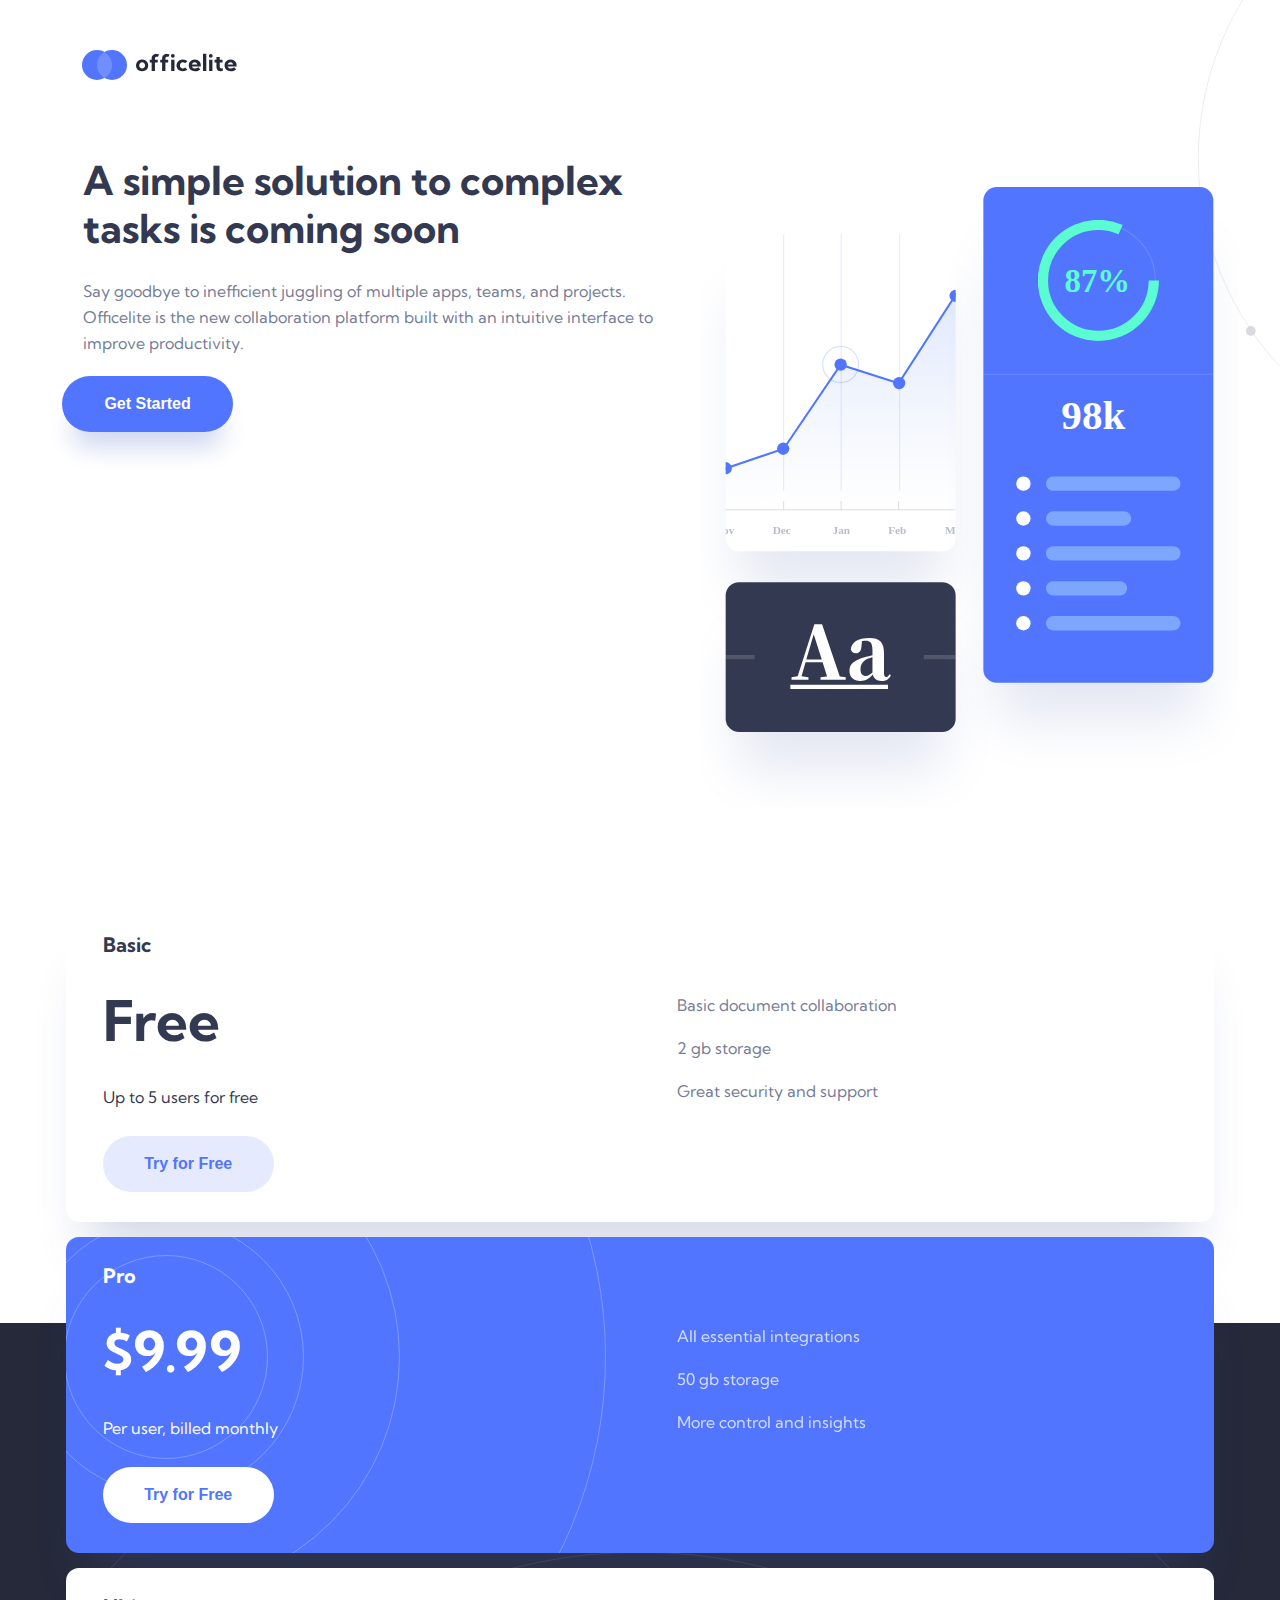
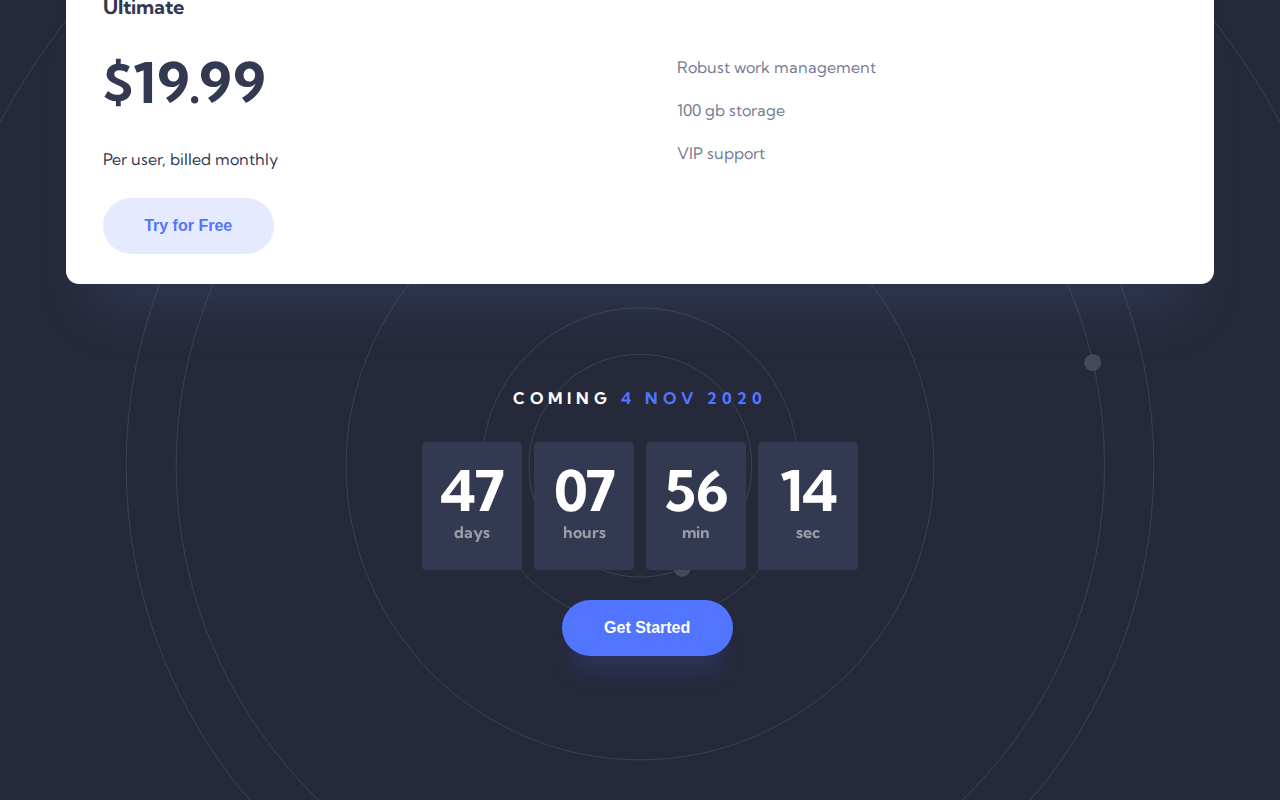
<file: starter-code/index.html>
<!DOCTYPE html>
<html lang="en">
<head>
  <meta charset="UTF-8">
  <meta name="viewport" content="width=device-width, initial-scale=1.0">

  <link rel="icon" type="image/png" sizes="32x32" href="./assets/favicon-32x32.png">
  <link rel="stylesheet" href="css/reset.css">
  <link href="https://fonts.googleapis.com/css2?family=Kumbh+Sans:wght@300;400;700&display=swap" rel="stylesheet"> 
  <link rel="stylesheet" href="css/main.css">
  <script src="app.js"></script>
  
  <title>Frontend Mentor | Officelite coming soon site</title>
</head>
<body class="backGroundMix"> 
  <div class="container">
    <div class="logoSection">
      <a href="index.html"><img class="logoImg" src="assets/shared/logo.svg" alt="Logo"></a>
    </div>
    <div class="heroContent">
    <div class="chartSection">
      <img class="chartImg" src="assets/home/illustration-charts.svg" alt="chart">
    </div>
    <div class="heroSection">
    <h1>A simple solution to complex tasks is coming soon</h1>
    <p class="mainText"> Say goodbye to inefficient juggling of multiple apps, teams, and projects. Officelite is the new collaboration platform built with an intuitive interface to improve productivity.</p>
    <button class="getStarted"><a href="sign-up.html">Get Started</a></button>
  </div>
</div>
  <div class="cardSection">
    <div class="card cardWhite">
      <div class="cardDetails">
      <div class="cardPricingSection">
      <p class="membershipLevel">Basic</p>
      <h2 class="membershipCost">Free</h2>
      <p class="membershipUser">Up to 5 users for free</p>
    </div>
    <div class="cardFeaturesSection">
      <ul>
        <li class="membershipFeature">Basic document collaboration</li>
        <li class="membershipFeature">2 gb storage</li>
        <li class="membershipFeature">Great security and support</li>
      </ul>
    </div>
  </div>
      <button class="tryForFree blueBtn"><a href="sign-up.html">Try for Free</a></button>
    </div>
    <div class="card cardBlue">
      <div class="cardDetails">
        <div class="cardPricingSection">
      <p class="membershipLevel whiteText">Pro</p>
      <h2 class="membershipCost whiteText">$9.99</h2>
      <p class="membershipUser whiteText">Per user, billed monthly</p>
        </div>
        <div class="cardFeaturesSection">
      <ul>
        <li class="membershipFeature membershipFeatureWhite">All essential integrations</li>
        <li class="membershipFeature membershipFeatureWhite">50 gb storage</li>
        <li class="membershipFeature membershipFeatureWhite">More control and insights</li>
      </ul>
      </div>
    </div>
      <button class="tryForFree whiteBtn"><a href="sign-up.html">Try for Free<a></button>
    </div>
    <div class="card cardWhite">
      <div class="cardDetails">
        <div class="cardPricingSection">
      <p class="membershipLevel">Ultimate</p>
      <h2 class="membershipCost">$19.99</h2>
      <p class="membershipUser">Per user, billed monthly</p>
    </div>
      <div class="cardFeaturesSection">
      <ul>
        <li class="membershipFeature">Robust work management</li>
        <li class="membershipFeature">100 gb storage</li>
        <li class="membershipFeature">VIP support</li>
      </ul>
    </div>
  </div>
      <button class="tryForFree blueBtn"><a href="sign-up.html">Try for Free</a></button>
    </div>
  </div>
  <div class="backgroundFooter"></div>
  <div class="timerSection">
    <div class="timerBlock">
      <p class="timerText">Coming <span id="timeTextBold">4 Nov 2020</span></p>
      <div class="timerClock">
        <div class="timerUnit">
          <p class="countdownUnit"> <span id="daysUnit">47</span></p>
            <p class="timeUnit">days</p>
          </div>
        <div class="timerUnit">
          <p class="countdownUnit"> <span id="hoursUnit">07</span></p>
           <p class="timeUnit">hours</p>
          </div>
        <div class="timerUnit">
          <p class="countdownUnit"> <span id="minsUnit">56</span></p>
           <p class="timeUnit">min</p>
          </div>
        <div class="timerUnit">
          <p class="countdownUnit"> <span id="secoundsUnit">14</span></p>
            <p class="timeUnit">sec</p>
          </div>
      </div>
      <!-- still testing to see if it breaks anything moving it out of the div
      <button class="getStarted"><a href="sign-up.html">Get Started</a></button>
      -->
    </div>
    <button class="getStarted footerBtn"><a href="sign-up.html">Get Started</a></button>
  </div>
  </div>
</body>
</html>
</file>
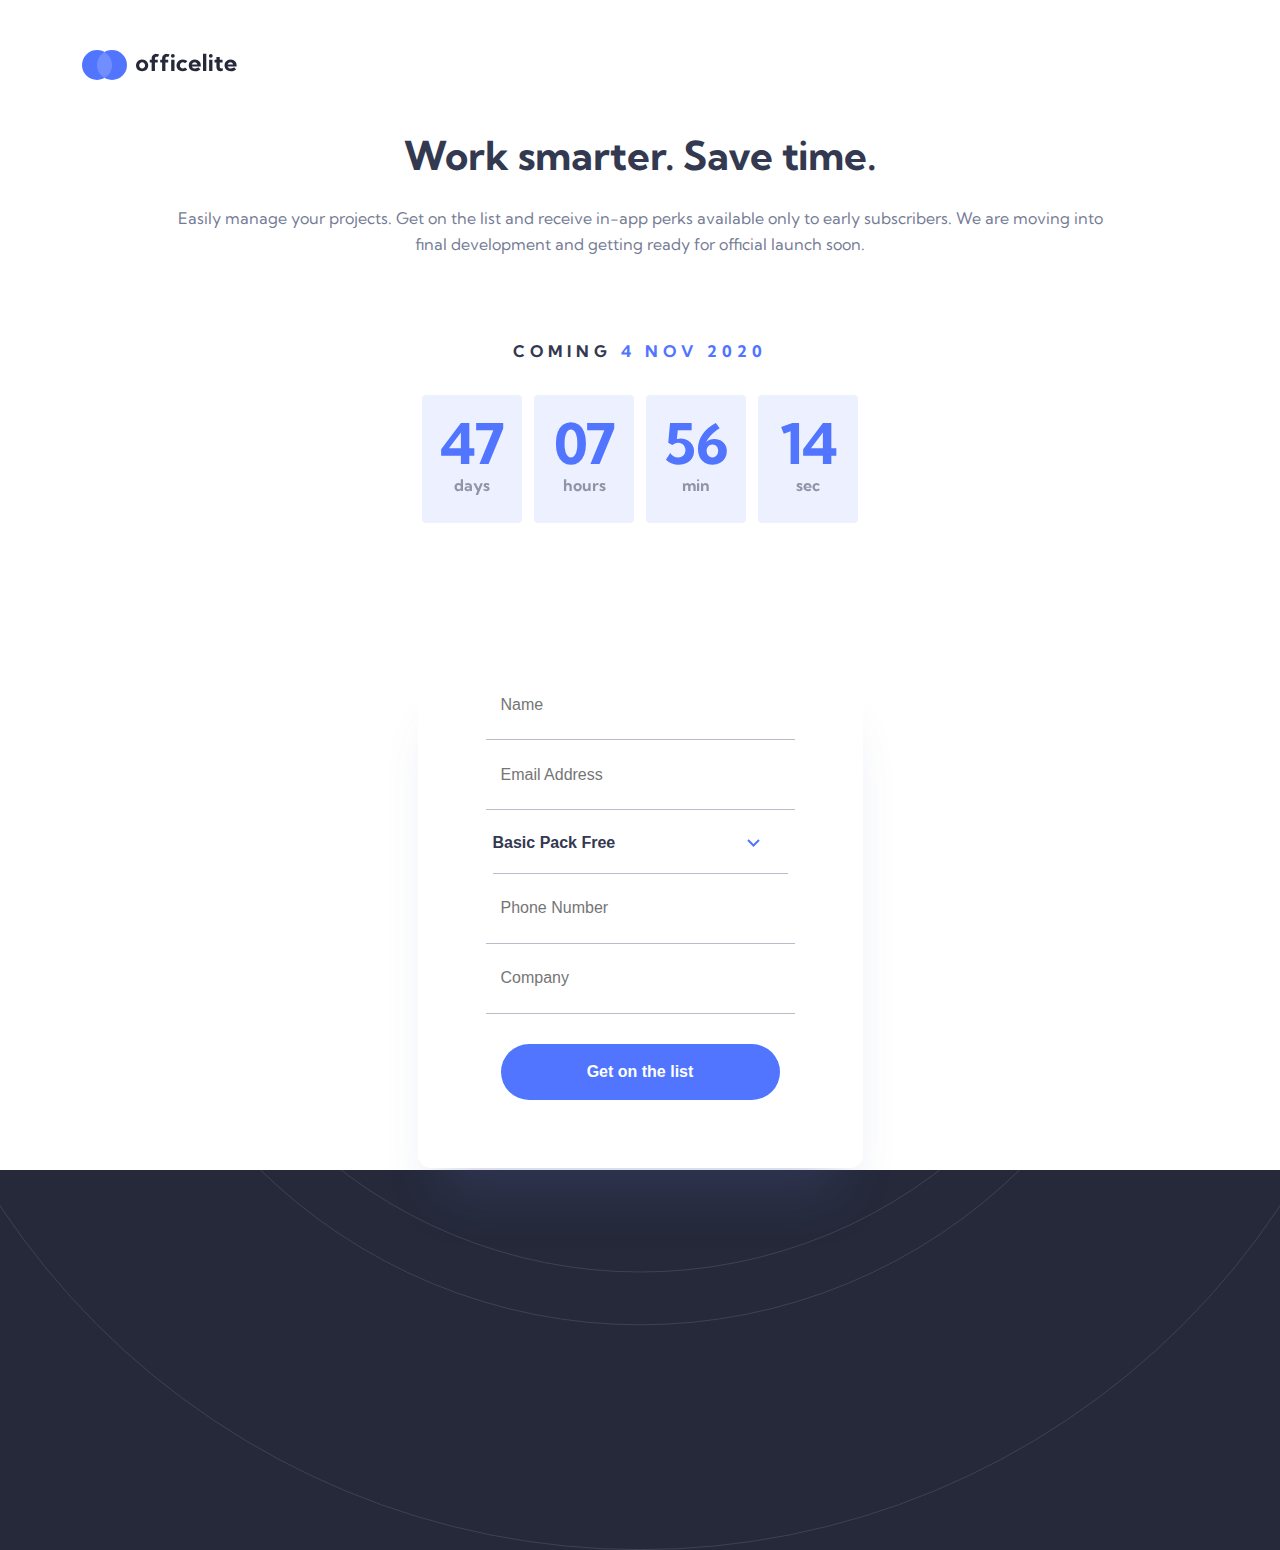
<file: starter-code/sign-up.html>
<!DOCTYPE html>
<html lang="en">
<head>
  <meta charset="UTF-8">
  <meta name="viewport" content="width=device-width, initial-scale=1.0">

  <link rel="icon" type="image/png" sizes="32x32" href="./assets/favicon-32x32.png">
  <link rel="stylesheet" href="css/reset.css">
  <link href="https://fonts.googleapis.com/css2?family=Kumbh+Sans:wght@300;400;700&display=swap" rel="stylesheet"> 
  <link rel="stylesheet" href="css/main.css">
  <script defer src="app.js"></script>

    <title>Frontend Mentor | Officelite coming soon site</title>
</head>
<body class="backGroundMixSignUp">
  <div class="container containerSignUp">
    <div class="informationSection">
    <div class="logoSection logoSectionSignUp">
      <a href="index.html"><img class="logoImg" src="assets/shared/logo.svg" alt="Logo"></a>
    </div>
    <div class="heroSection heroSectionSignUp">
      <h1>Work smarter. Save time.</h1>
      <p class="mainText mainTextSignUp"> Easily manage your projects. Get on the list and receive in-app perks available only to 
      early subscribers. We are moving into final development and getting ready for official launch soon.</p>
    </div>
    <div class="timerSection timerSectionSignUp">
      <div class="timerBlock">
        <p class="timerText timerTextSignUp">Coming <span id="timeTextBold">4 Nov 2020</span></p>
        <div class="timerClock timerClockSignUp">
          <div class="timerUnit timerUnitSignUp">
            <p class="countdownUnit countdownUnitSignUp"> <span id="daysUnit">47</span></p>
              <p class="timeUnit timeUnitSignUp">days</p>
            </div>
          <div class="timerUnit timerUnitSignUp">
            <p class="countdownUnit countdownUnitSignUp"> <span id="hoursUnit">07</span></p>
             <p class="timeUnit timeUnitSignUp">hours</p>
            </div>
          <div class="timerUnit timerUnitSignUp">
            <p class="countdownUnit countdownUnitSignUp"> <span id="minsUnit">56</span></p>
             <p class="timeUnit timeUnitSignUp">min</p>
            </div>
          <div class="timerUnit timerUnitSignUp">
            <p class="countdownUnit countdownUnitSignUp"> <span id="secoundsUnit">14</span></p>
              <p class="timeUnit timeUnitSignUp">sec</p>
            </div>
        </div>
      </div>
    </div>
  </div>
    <div class="formSection">
      <form id="form">
        <div class="formBlock">
          <label for="name"></label>
          <input class="borderBottomForm"  type="text" id="name" name="name" placeholder="Name">
          <i class="emptyInput"></i>
        </div>
        <div class="formBlock">
          <label for="email"></label>
          <input class="borderBottomForm" type="text" id="email" name="email" placeholder="Email Address">
          <i class="emptyInput"></i>
        </div>
        <div class="formBlock"> 
          <label for="package"></label>
          <select  class="dropDown borderBottomForm" name="package" id="package">
            <option value="basic">Basic Pack<span class="packagePrice"> Free</span></option>
            <option value="pro">Pro Pack<span class="packagePrice"> $9.99</span></option>
            <option value="ultimate">Ultimate Pack<span class="packagePrice"> $19.99</span></option>
          </select></div>
        <div class="formBlock">
          <label for="phoneNumber"></label>
        <input class="borderBottomForm" type="text" id="phoneNumber" name="phoneNumber" placeholder="Phone Number">
        <i class="emptyInput"></i>
        </div>
        <div class="formBlock">
          <label for="company"></label>
          <input class="borderBottomForm" type="text" id="company" name="company" placeholder="Company">
          <i class="emptyInput"></i>
        </div>
        <button id="submit" class="submitBtn"><a href="#">Get on the list</a></button>
      </form>
    </div>
    <div class="backgroundFooterSignUp"></div>
  </div>
 
</body>
</html>
</file>
<file: starter-code/css/main.css>
body {
  font-family: "Kumbh Sans", sans-serif;
  /*https://stackoverflow.com/questions/8541081/css-set-a-background-color-which-is-50-of-the-width-of-the-window*/
}

.backGroundMix {
  background: linear-gradient(180deg, #ffffff 56%, #25293a 44%);
}

.container {
  display: flex;
  flex-direction: column;
  justify-content: center;
  text-align: center;
  background-image: url("/starter-code/assets/home/bg-pattern-header.svg");
  background-position: top center;
  background-size: auto 20%;
  background-position-y: -10.5%;
  background-repeat: no-repeat;
}

.logoSection {
  margin: 25px auto;
}

.chartImg {
  width: 50%;
  height: auto;
  margin: 30px auto;
}

h1 {
  color: #333950;
  font-style: normal;
  font-weight: bold;
  font-size: 2.5rem;
  line-height: 3rem;
  margin: 0 6.4%;
}

.mainText {
  color: #747b95;
  font-style: normal;
  font-weight: normal;
  font-size: 1rem;
  line-height: 1.625rem;
  margin: 25px 6.4% 20px 6.4%;
}

/*Buttons*/
button {
  border: none;
  border-radius: 28px;
  height: 56px;
  width: 171px;
}

button a {
  font-weight: bold;
  font-size: 1rem;
  line-height: 1.75rem;
  text-decoration: none;
}

button:hover {
  cursor: pointer;
}

button.getStarted:hover {
  background: #829cff;
}

button.whiteBtn a:hover {
  color: #829cff;
}

button.blueBtn:hover {
  background-color: rgba(81, 117, 255, 0.35);
}

button.blueBtn a:hover {
  color: rgba(81, 117, 255, 1);
}

.getStarted {
  background: #5175ff;
  box-shadow: 0px 25px 25px -10px rgba(63, 91, 194, 0.247159);
}

.getStarted a {
  color: #ffffff;
}

.tryForFree a {
  line-height: 1.75rem;
  font-size: 1rem;
  font-weight: bold;
}

.blueBtn {
  background-color: rgba(81, 117, 255, 0.15);
}

.blueBtn a {
  color: #5175ff;
}

.whiteBtn {
  background: #ffffff;
}

.whiteBtn a {
  color: #5175ff;
}

/*card styles*/
.cardSection {
  margin: 75px auto 0px auto;
}

.card {
  border-radius: 13px;
  width: 327px;
  height: 508px;
  margin: 25px auto;
}

.cardWhite {
  background-color: #ffffff;
  box-shadow: 0px 50px 50px -25px rgba(75, 92, 154, 0.247159);
}

.cardBlue {
  background: #5175ff;
  box-shadow: 0px 50px 50px -25px rgba(75, 92, 154, 0.247159);
  background-color: #5175ff;
  background-image: url("/starter-code/assets/home/bg-pattern-pricing.svg");
  background-size: auto;
  background-repeat: no-repeat;
  background-position-x: center;
  background-position-y: -390px;
  color: #ffffff;
}

.membershipLevel {
  color: #333950;
  font-weight: bold;
  font-size: 1.25rem;
  line-height: 1.75rem;
  padding-top: 25px;
}

.membershipCost {
  color: #333950;
  font-weight: bold;
  font-size: 3.5rem;
  line-height: 4rem;
  padding-top: 30px;
}

.membershipUser {
  color: #333950;
  font-weight: normal;
  font-size: 1rem;
  line-height: 1.75rem;
  padding-top: 30px;
}

.card ul {
  padding-top: 20px;
}

.membershipFeature {
  color: #747b95;
  font-weight: normal;
  font-size: 1rem;
  line-height: 1.75rem;
  padding-top: 15px;
}

.membershipFeatureWhite {
  color: #ffffff;
  opacity: 0.75;
}

.whiteText {
  color: #ffffff;
}

.tryForFree {
  margin-top: 55px;
}

.backgroundFooter {
  position: absolute;
  background-color: #25293a;
  background-image: url("/starter-code/assets/home/bg-pattern-footer.svg");
  background-size: cover;
  background-position: center top;
  background-repeat: no-repeat;
  bottom: -2260px;
  height: 1202px;
  width: 100%;
  z-index: -1;
}

/* Timer section */
.timerSection {
  color: #ffffff;
  padding-top: 90px;
  padding-bottom: 100px;
}

.timerBlock {
  margin: 0 6.4%;
}

.timerText {
  color: #ffffff;
  font-weight: bold;
  font-size: 16px;
  line-height: 48px;
  text-align: center;
  letter-spacing: 5px;
  text-transform: uppercase;
  margin-bottom: 20px;
}

#timeTextBold {
  color: #5175ff;
}

.timerClock {
  display: flex;
  justify-content: space-between;
  margin-bottom: 30px;
}

.timerUnit {
  background-color: #333950;
  border-radius: 4px;
  color: #ffffff;
  display: flex;
  justify-content: center;
  align-items: center;
  flex-direction: column;
  width: 72px;
  height: 92px;
}

.countdownUnit {
  font-weight: bold;
  font-size: 2rem;
  line-height: 3rem;
}

.timeUnit {
  font-weight: bold;
  font-size: 0.75rem;
  line-height: 1.75rem;
  opacity: 0.5;
  padding-top: 3px;
}

/*--------------------Sign up page styles-------------*/
.backGroundMixSignUp {
  /*background: linear-gradient(180deg, #ffffff 68%, #25293a 32%); */
  background: linear-gradient(180deg, #ffffff 100%, #25293a 0%);
}

.containerSignUp {
  background-image: url("/starter-code/assets/home/bg-pattern-header.svg");
  background-position: top center;
  background-size: auto 40%;
  background-position-y: -27.5%;
}

.timerSectionSignUp {
  padding: 45px 0;
}

.timerTextSignUp {
  color: #333950;
}

.timerUnitSignUp {
  background-color: rgba(81, 117, 255, 0.1);
}

.countdownUnitSignUp {
  color: #5175ff;
}

.timeUnitSignUp {
  color: rgba(51, 57, 80, 1);
}

.formSection {
  background: #ffffff;
  box-shadow: 0px 50px 50px -25px rgba(75, 92, 154, 0.247159);
  border-radius: 13px;
  width: 327px;
  height: 465px;
  margin: 0 auto 125px auto;
}

form {
  width: 279px;
  height: 417px;
  margin: 10px auto;
}

input {
  height: 45px;
  width: 279px;
  border: none;
  font-style: normal;
  font-weight: normal;
  font-size: 1rem;
  line-height: 1.75rem;
  color: #747b95;
  padding: 12px 15px;
  outline: none;
}

input:-webkit-autofill,
input:-webkit-autofill:hover,
input:-webkit-autofill:active,
input:-webkit-autofill:focus {
  background-color: #ffffff !important;
  color: #555 !important;
  -webkit-box-shadow: 0 0 0 1000px white inset !important;
  -webkit-text-fill-color: #555555 !important;
}

select {
  background: url("/starter-code/assets/sign-up/icon-arrow-down.svg") no-repeat
    right #fff;
  background-position-x: 254px;
  background-position-y: 10px;
  height: 45px;
  width: 295px;
  padding-bottom: 15px;
  border: none;
  outline: none;
  /*these target the actual text*/
  color: rgba(51, 57, 80, 1);
  font-size: 1rem;
  font-weight: bold;
  line-height: 1.75rem;
  margin-top: 18.5px;
  font-weight: bold;
  outline: none;

  /*Replace the default styles*/
  appearance: none;
  -webkit-appearance: none;
  -moz-appearance: none;
}

.borderBottomForm {
  border-bottom: 1px solid rgba(116, 123, 149, 0.5);
}

/*Code below I haven't fixed yet*/
.formBlock {
  position: relative;
  overflow-x: auto;
}

.formBlock i {
  background-image: url("/starter-code/assets/sign-up/icon-cross.svg");
  background-repeat: no-repeat;
  position: absolute;
  top: 25px;
  right: 0px;
  height: 24px;
  width: 24px;
  visibility: hidden;
}

.formBlock.failure i {
  visibility: visible;
}

.dropDown {
  padding-bottom: 25px;
}

/*This allows me to style when the select is open*/
.dropDown:focus,
.dropDown:hover {
  outline: none;
}

/*IS not working yet*/
.packagePrice {
  color: rgba(51, 57, 80, 0.5);
}

/*Code below this is working as normal*/

.submitBtn {
  background: #5175ff;
  width: 279px;
  height: 56px;
  margin-top: 30px;
}

.submitBtn:hover {
  background: #829cff;
}

.submitBtn a {
  color: #ffffff;
  font-weight: bold;
}

/*submitting styles*/
.formBlock.failure {
  color: #f05b5b;
  /*Need to make seperate statements that change border bottom on input and select tags*/
  border-bottom: 1px solid #f05b5b;
}

.formBlockSuccess {
  color: #25293a;
  border-bottom: 1px solid rgba(116, 123, 149, 0.5);
}

.backgroundFooterSignUp {
  position: absolute;
  background-color: #25293a;
  background-image: url("/starter-code/assets/home/bg-pattern-footer.svg");
  background-size: 120%;
  background-position: center bottom;
  background-repeat: no-repeat;
  bottom: -500px;
  height: 375px;
  width: 100%;
  z-index: -1;
}

/*media queries*/
@media only screen and (min-width: 768px) {
  .container {
    background-image: url("/starter-code/assets/home/bg-pattern-header.svg");
    background-size: auto 26%;
    background-position-x: 180%;
    background-position-y: -8.5%;
    background-repeat: no-repeat;
  }

  .logoSection {
    margin: 50px 6.4%;
    text-align: start;
  }

  .heroContent {
    display: flex;
    margin: 25px 3.2%;
    flex-direction: row-reverse;
  }

  .chartSection {
    width: 45%;
  }

  .chartImg {
    width: 100%;
    height: auto;
  }

  .heroSection {
    text-align: left;
    width: 55%;
    height: 352px;
  }

  .getStarted {
    margin-left: 3.2%;
  }

  .cardSection {
    width: 89.7%;
    margin: 25px auto;
  }

  .card {
    width: 100%;
    height: 316px;
    margin: 15px auto;
    text-align: left;
  }

  .cardDetails {
    display: flex;
    flex-direction: row;
  }

  .cardPricingSection {
    margin: 0 3.2%;
    width: 50%;
  }

  .cardFeaturesSection {
    width: 50%;
  }

  .cardFeaturesSection ul {
    margin-top: 50px;
  }

  .tryForFree {
    margin: 25px 0 0 3.2%;
  }

  .cardBlue {
    background-image: url("/starter-code/assets/home/bg-pattern-pricing.svg");
    background-size: auto;
    background-repeat: no-repeat;
    background-position-x: -340px;
    background-position-y: -320px;
  }

  .timerSection {
    width: 448px;
    height: 288px;
    margin: 0 auto;
    padding-top: 50px;
  }

  .timerBlock {
    margin: 0;
  }

  .timerClock {
    justify-content: space-around;
  }

  .timerUnit {
    width: 100px;
    height: 128px;
  }

  .countdownUnit {
    font-size: 3.5rem;
  }

  .timeUnit {
    font-size: 1rem;
  }

  .backgroundFooter {
    background-size: 1454px 1454px;
    background-position: center -75px;
    height: 986px;
    z-index: -1;
    bottom: -1500px;
  }

  /*Sign Up form styles 768px*/
  .heroSectionSignUp {
    margin: 50px auto 0 auto;
    text-align: center;
    width: 85%;
    height: auto;
  }

  .formSection {
    width: 445px;
    height: 508px;
    margin: 0 auto 125px auto;
  }

  form {
    width: 360px;
  }

  .backgroundFooterSignUp {
    background-size: 120%;
    background-position: center bottom;
    background-repeat: no-repeat;
    bottom: -650px;
    height: 380px;
  }
}

@media only screen and (min-width: 1440px) {
  .container {
    background-position: top center;
    background-size: 1134px 1134px;
    background-position-x: 210%;
    background-position-y: -88.5%;
    background-repeat: no-repeat;
  }

  .logoSection {
    margin: 100px 11.5%;
  }

  .chartImg {
    width: 475px;
    height: auto;
    margin: 0;
  }

  .heroSection {
    height: auto;
    width: 50%;
  }

  h1 {
    font-size: 3.5rem;
    line-height: 4rem;
  }

  .mainText {
    font-size: 1.125rem;
    line-height: 1.75rem;
  }

  .cardSection {
    width: 1110px;
    margin: 0 auto;
    display: flex;
    flex-direction: row;
  }

  .card {
    display: flex;
    flex-direction: column;
    justify-content: space-between;
    height: 508px;
    width: 350px;
    overflow: hidden;
  }
  /*I'm onto something*/
  .cardDetails {
    display: unset;
    margin: 0 auto;
    text-align: center;
  }

  .cardPricingSection {
    width: auto;
  }

  .cardFeaturesSection {
    width: auto;
  }

  .card ul {
    margin: 0;
  }

  .tryForFree {
    margin: auto auto;
  }

  .cardBlue {
    background-position-x: center;
  }

  .backgroundFooter {
    background-size: 2036px 2036px;
    background-position: -702px center;
    height: 603px;
    z-index: -1;
    bottom: -300px;
  }

  .timerSection {
    width: 80%;
    display: flex;
    justify-content: space-between;
  }

  .timerBlock {
    margin-left: 3.2%;
  }

  .timerText {
    text-align: left;
  }

  .timerClock {
    gap: 15px;
  }

  .footerBtn {
    margin-top: 90px;
    margin-right: 3.2%;
  }

  /*Sign Up form styles 1440px*/
  .containerSignUp {
    display: flex;
    flex-direction: row;
    background-size: auto;
    background-position-x: 300%;
    background-position-y: 180%;
    overflow-x: hidden;
  }

  .informationSection {
    display: flex;
    flex-direction: column;
    justify-content: flex-start;
    text-align: left;
    width: 60%;
    margin: 0 5%;
  }

  .logoSectionSignUp {
    margin: 100px 13%;
  }

  .heroSectionSignUp {
    text-align: left;
    margin: auto 5%;
    width: 100%;
  }

  .mainTextSignUp {
    width: 75%;
  }

  .timerClockSignUp {
    display: flex;
    gap: 15px;
    justify-content: space-between;
    width: 100%;
  }

  .formSection {
    width: 445px;
    height: 508px;
    margin: auto 10% auto 0;
  }

  form {
    margin-top: 20px;
    width: 445px;
  }

  .backGroundMixSignUp {
    background: linear-gradient(90deg, #ffffff 70%, #25293a 30%);
  }
}
</file>
